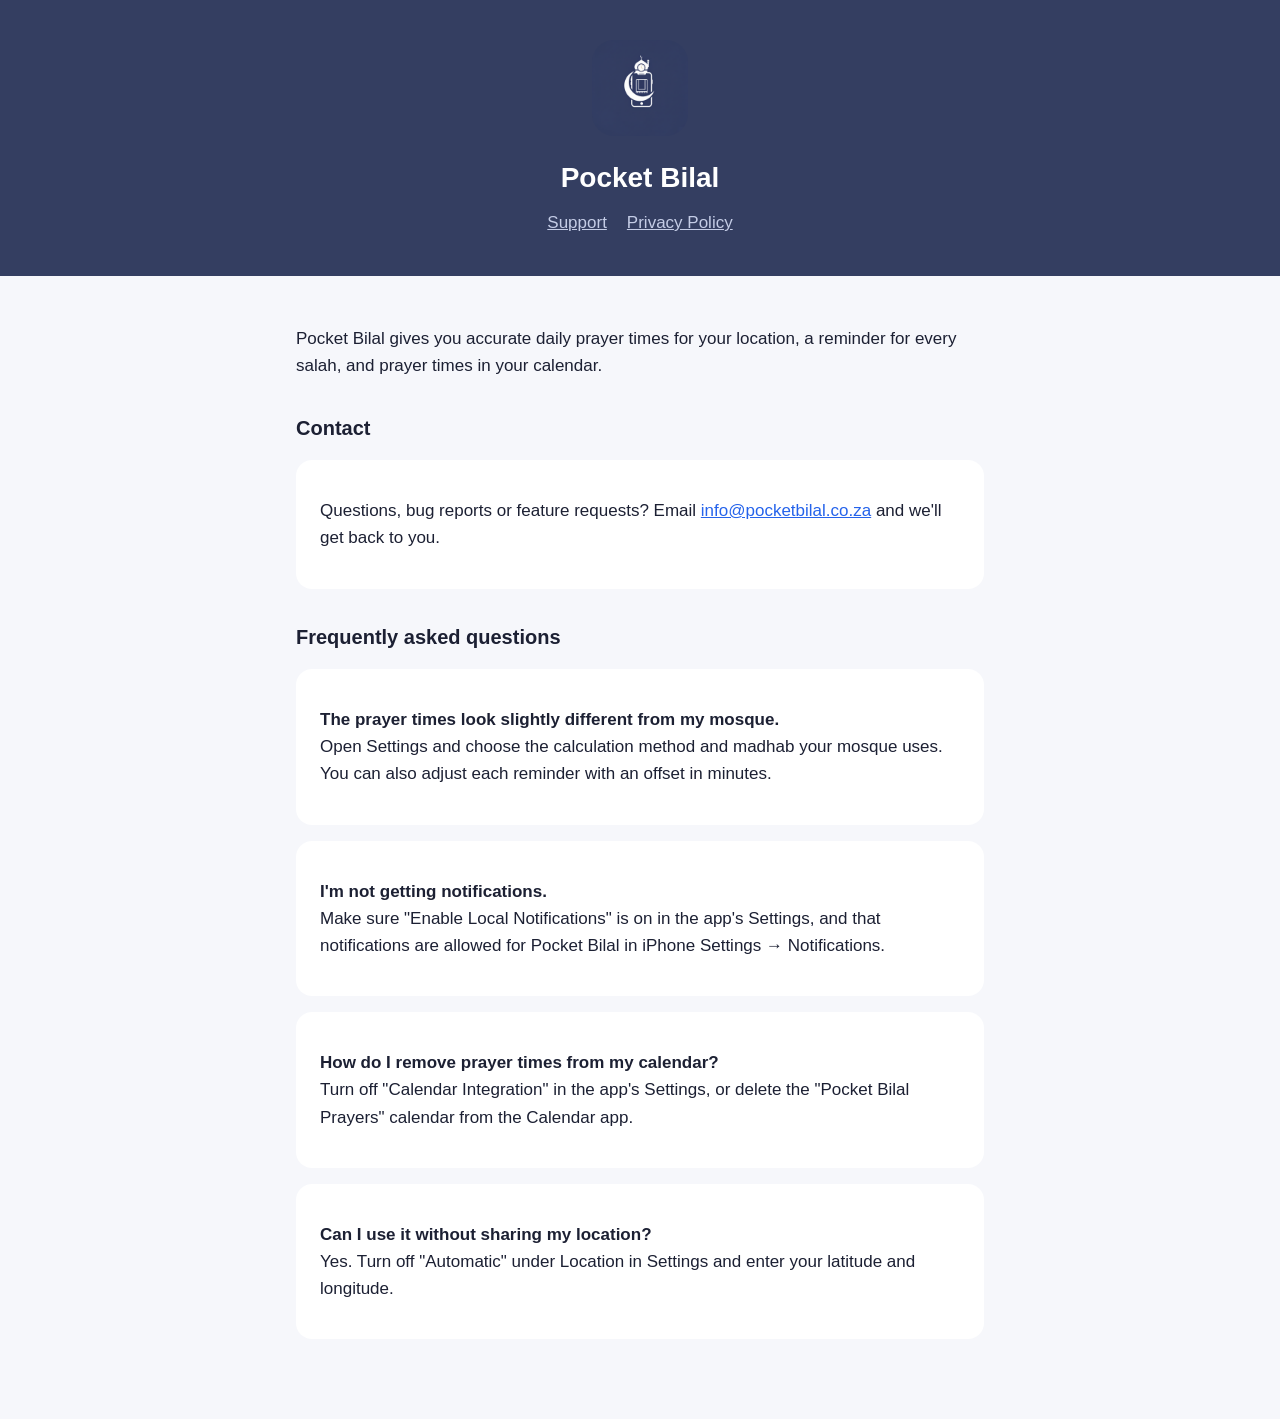
<file: index.html>
<!doctype html>
<html lang="en">
<head>
<meta charset="utf-8">
<meta name="viewport" content="width=device-width, initial-scale=1">
<title>Pocket Bilal Support</title>
<link rel="stylesheet" href="style.css">
</head>
<body>
<header>
  <img src="icon.png" alt="Pocket Bilal icon">
  <h1>Pocket Bilal</h1>
  <nav><a href="index.html">Support</a><a href="privacy.html">Privacy Policy</a></nav>
</header>
<main>
  <p>Pocket Bilal gives you accurate daily prayer times for your location, a reminder for every salah, and prayer times in your calendar.</p>

  <h2>Contact</h2>
  <div class="card">
    <p>Questions, bug reports or feature requests? Email <a href="mailto:info@pocketbilal.co.za">info@pocketbilal.co.za</a> and we'll get back to you.</p>
  </div>

  <h2>Frequently asked questions</h2>
  <div class="card">
    <p><strong>The prayer times look slightly different from my mosque.</strong><br>
    Open Settings and choose the calculation method and madhab your mosque uses. You can also adjust each reminder with an offset in minutes.</p>
  </div>
  <div class="card">
    <p><strong>I'm not getting notifications.</strong><br>
    Make sure "Enable Local Notifications" is on in the app's Settings, and that notifications are allowed for Pocket Bilal in iPhone Settings → Notifications.</p>
  </div>
  <div class="card">
    <p><strong>How do I remove prayer times from my calendar?</strong><br>
    Turn off "Calendar Integration" in the app's Settings, or delete the "Pocket Bilal Prayers" calendar from the Calendar app.</p>
  </div>
  <div class="card">
    <p><strong>Can I use it without sharing my location?</strong><br>
    Yes. Turn off "Automatic" under Location in Settings and enter your latitude and longitude.</p>
  </div>
</main>
</body>
</html>
</file>
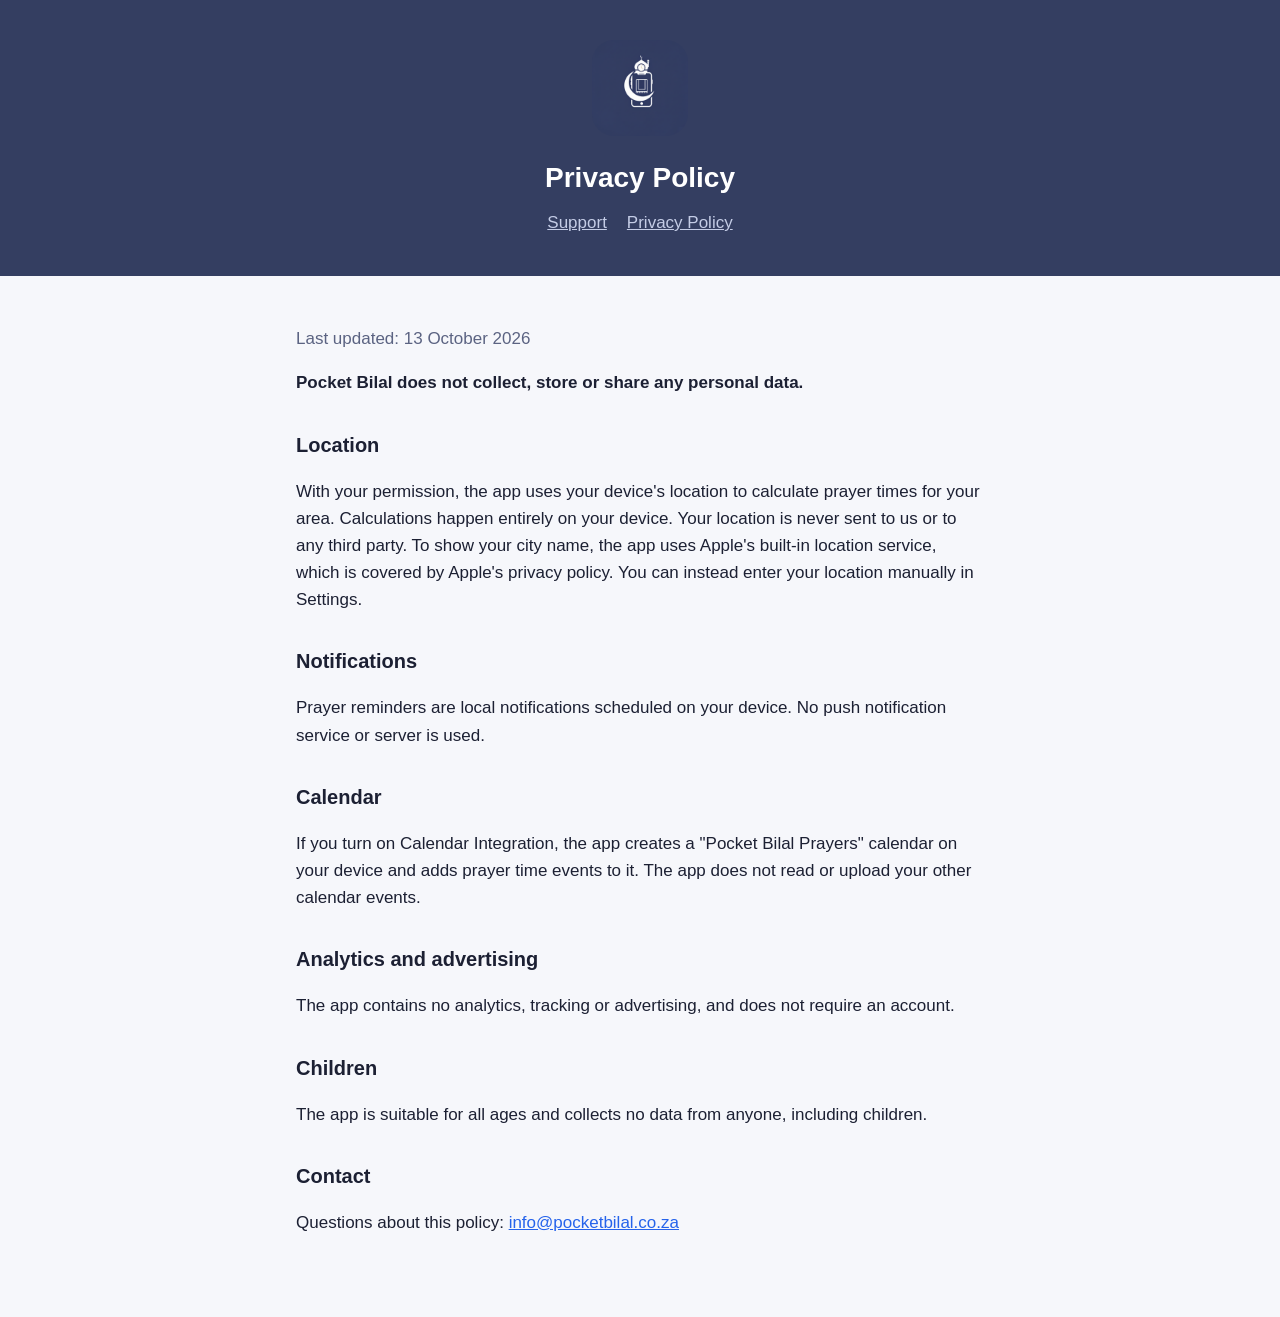
<file: privacy.html>
<!doctype html>
<html lang="en">
<head>
<meta charset="utf-8">
<meta name="viewport" content="width=device-width, initial-scale=1">
<title>Pocket Bilal Privacy</title>
<link rel="stylesheet" href="style.css">
</head>
<body>
<header>
  <img src="icon.png" alt="Pocket Bilal icon">
  <h1>Privacy Policy</h1>
  <nav><a href="index.html">Support</a><a href="privacy.html">Privacy Policy</a></nav>
</header>
<main>
  <p class="muted">Last updated: 13 October 2026</p>
  <p><strong>Pocket Bilal does not collect, store or share any personal data.</strong></p>

  <h2>Location</h2>
  <p>With your permission, the app uses your device's location to calculate prayer times for your area. Calculations happen entirely on your device. Your location is never sent to us or to any third party. To show your city name, the app uses Apple's built-in location service, which is covered by Apple's privacy policy. You can instead enter your location manually in Settings.</p>

  <h2>Notifications</h2>
  <p>Prayer reminders are local notifications scheduled on your device. No push notification service or server is used.</p>

  <h2>Calendar</h2>
  <p>If you turn on Calendar Integration, the app creates a "Pocket Bilal Prayers" calendar on your device and adds prayer time events to it. The app does not read or upload your other calendar events.</p>

  <h2>Analytics and advertising</h2>
  <p>The app contains no analytics, tracking or advertising, and does not require an account.</p>

  <h2>Children</h2>
  <p>The app is suitable for all ages and collects no data from anyone, including children.</p>

  <h2>Contact</h2>
  <p>Questions about this policy: <a href="mailto:info@pocketbilal.co.za">info@pocketbilal.co.za</a></p>
</main>
</body>
</html>
</file>
<file: style.css>
:root{--bg:#f6f7fb;--fg:#1c2033;--muted:#5b6382;--navy:#343e61;--card:#fff}
@media (prefers-color-scheme:dark){:root{--bg:#141826;--fg:#eef0f7;--muted:#a3abc8;--card:#1d2235}}
*{box-sizing:border-box}
body{margin:0;background:var(--bg);color:var(--fg);font:17px/1.6 -apple-system,BlinkMacSystemFont,"Segoe UI",Roboto,sans-serif}
header{background:var(--navy);color:#fff;padding:40px 16px;text-align:center}
header img{width:96px;height:96px;border-radius:22px}
header h1{margin:12px 0 0;font-size:28px}
nav{margin-top:8px}nav a{color:#c4cce6;margin:0 10px}
main{max-width:720px;margin:0 auto;padding:32px 16px 64px}
h2{margin-top:32px;font-size:20px}
.card{background:var(--card);border-radius:16px;padding:20px 24px;margin:16px 0}
a{color:#2563eb}
.muted{color:var(--muted)}
</file>
